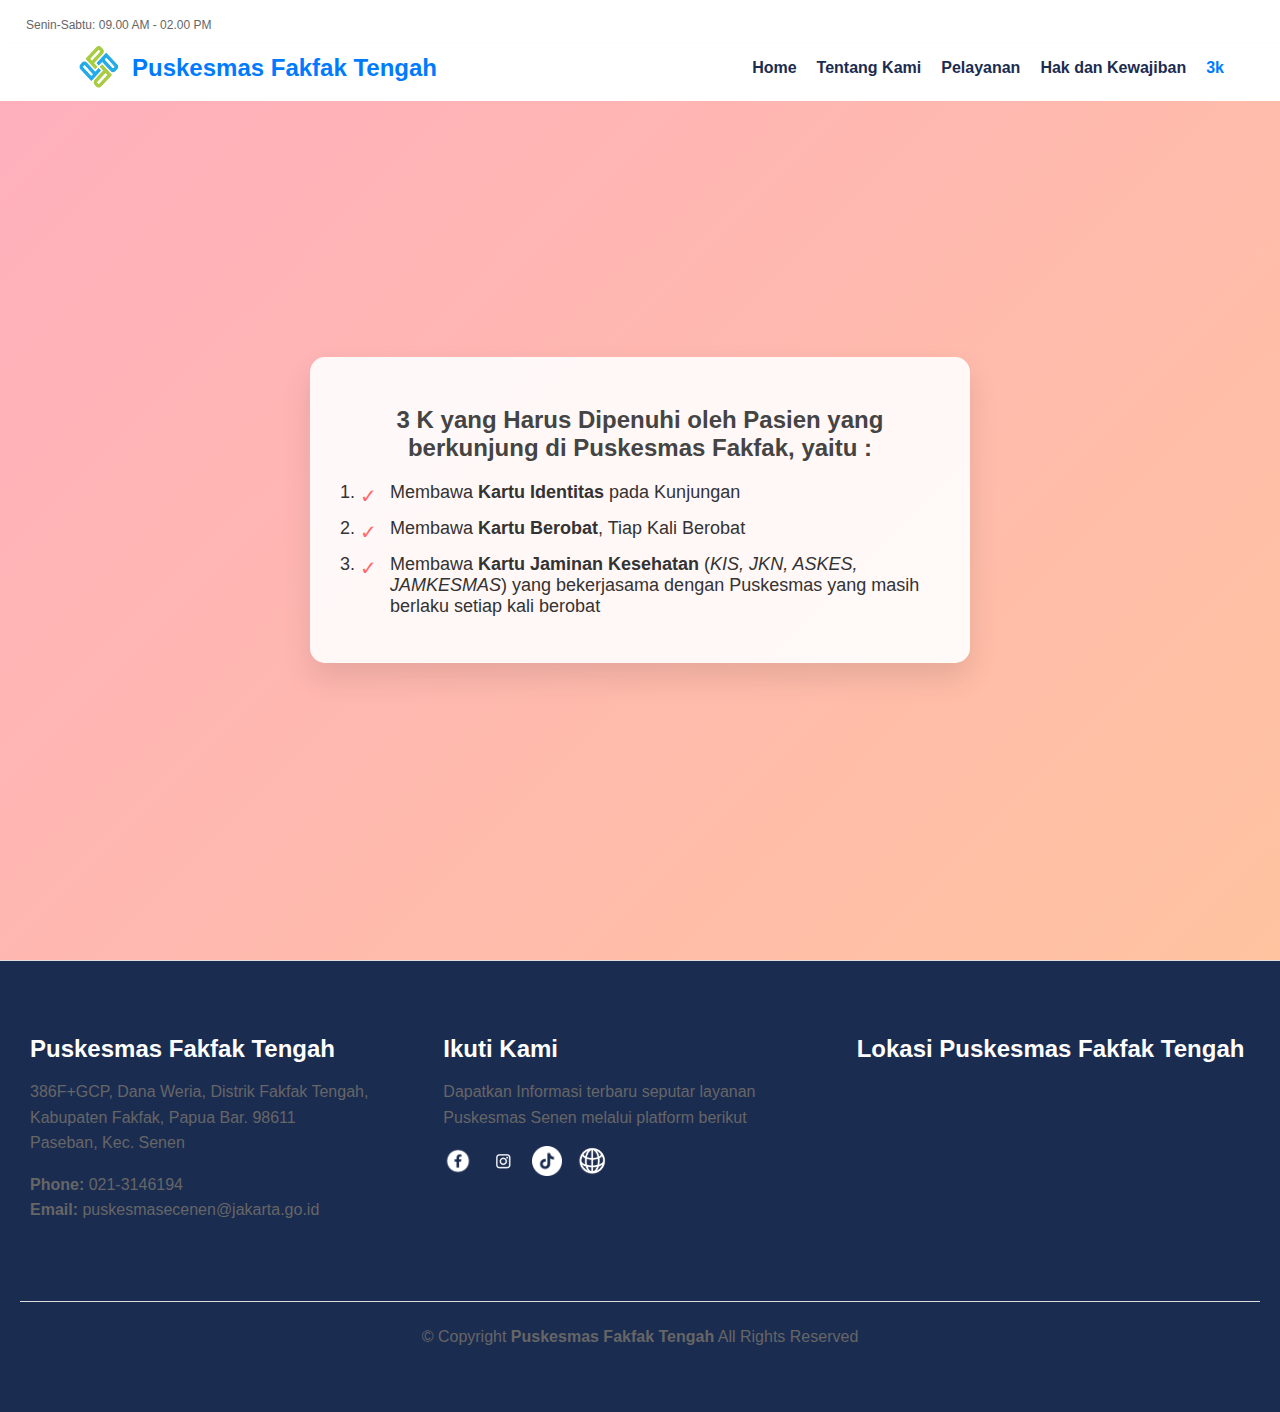
<file: 3k.html>
<!DOCTYPE html>
<html lang="en">
<head>
    <meta charset="UTF-8">
    <meta name="viewport" content="width=device-width, initial-scale=1.0">
    <link rel="stylesheet" href="3k.css">
    <title>Puskesmas Fakfak Tengah</title>
</head>
<body>


    <header>
        <div class="top-header">
            <div class="working-hours">
                <i class="fas fa-clock"></i>
                Senin-Sabtu: 09.00 AM - 02.00 PM
            </div>
        </div>
        
        <div class="container">
            <a href="#" class="logo">
                <img src="logo puskesmas.png" alt="Puskesmas Fakfak Tengah Logo">
                <h1>Puskesmas Fakfak Tengah</h1>
            </a>
            <nav>
                <ul>
                    <li><a href="index.html">Home</a></li>
                    <li class="dropdown">
                        <a href="tentang kami.html">Tentang Kami</a>  
                        <ul class="dropdown-content">
                            <li><a href="poli umum.html">Poli Umum</a></li>
                            <li><a href="poli gigi.html">Poli Gigi</a></li>
                            <li><a href="poli kia.html">Poli KIA</a></li>
                            <li><a href="poli gizi.html">Poli Gizi</a></li>
                            <li><a href="poli p2p.html">Poli P2P</a></li>
                            <li><a href="poli kb.html">Poli KB</a></li>
                            <li><a href="poli mtbs.html">Poli MTBS</a></li>
                            <li><a href="poli kl.html">Poli Kesehatan Lingkungan</a></li>
                        </ul>
                    </li>
                    </li>
                    <li class="dropdown">
                        <a href="#">Pelayanan</a>
                        <ul class="dropdown-content">
                            <li><a href="maklumat.html">Maklumat</a></li>
                            <li><a href="standar pelayanan.html">Standar Pelayanan</a></li>
                            <li><a href="alat.html">Alat Penunjang</a></li>
                        </ul>
                        <li><a href="Hak dan kewajiban.html">Hak dan Kewajiban</a></li>
                        <li><a  class="aboutt" href="3k.html">3k</a></li>
                        </li>
                    
                </ul>
            </nav>
        </div>
    </header>

    <section class="info-section">
        <div class="content-container">
            <div class="content-box">
                <h2>3 K yang Harus Dipenuhi oleh Pasien yang berkunjung di Puskesmas Fakfak, yaitu :</h2>
                <ol>
                    <li>Membawa <strong>Kartu Identitas</strong> pada Kunjungan</li>
                    <li>Membawa <strong>Kartu Berobat</strong>, Tiap Kali Berobat</li>
                    <li>Membawa <strong>Kartu Jaminan Kesehatan</strong> (<i>KIS, JKN, ASKES, JAMKESMAS</i>) yang bekerjasama dengan Puskesmas yang masih berlaku setiap kali berobat</li>
                </ol>
            </div>
        </div>
    </section>

<footer>
    <div class="footer-container">
        <div class="footer-section">
            <h3>Puskesmas Fakfak Tengah</h3>
            <p>386F+GCP, Dana Weria, Distrik Fakfak Tengah, Kabupaten Fakfak, Papua Bar. 98611<br>
                Paseban, Kec. Senen</p>
            <p><strong>Phone:</strong> 021-3146194<br>
                <strong>Email:</strong> puskesmasecenen@jakarta.go.id</p>
        </div>
        <div class="footer-section">
            <h3>Ikuti Kami</h3>
            <p>Dapatkan Informasi terbaru seputar layanan Puskesmas Senen melalui platform berikut</p>
            <div class="social-icons">
            
                <a href="#"><img src="fb-removebg-preview.png" alt="Facebook"></a>
                <a href="#"><img src="logo_ig-removebg-preview.png" alt="Instagram"></a>
                <a href="#"><img src="tiktok-round-white-icon.png" alt="TikTok"></a>
                <a href="#"><img src="pngegg.png" alt="Website"></a>
            </div>
        </div>
        <div class="footer-section">
            <h3>Lokasi Puskesmas Fakfak Tengah</h3>
            <iframe 
                src="https://www.google.com/maps/embed?pb=!1m18!1m12!1m3!1d3977.770640744369!2d132.3210133!3d-2.9386488!2m3!1f0!2f0!3f0!3m2!1i1024!2i768!4f13.1!3m3!1m2!1s0x2d46115c97a397e5%3A0xbcbd2a10e563e121!2sPuskesmas%20Danaweria!5e0!3m2!1sid!2sid!4v1693652683796!5m2!1sid!2sid" 
                width="300" 
                height="200" 
                style="border:0;" 
                allowfullscreen="" 
                loading="lazy" 
                referrerpolicy="no-referrer-when-downgrade">
            </iframe>
        </div>
        
    </div>
    <div class="footer-bottom">
        <p>&copy; Copyright <strong>Puskesmas Fakfak Tengah</strong> All Rights Reserved</p>
    </div>
</footer>
   




</body>
</html>
</file>
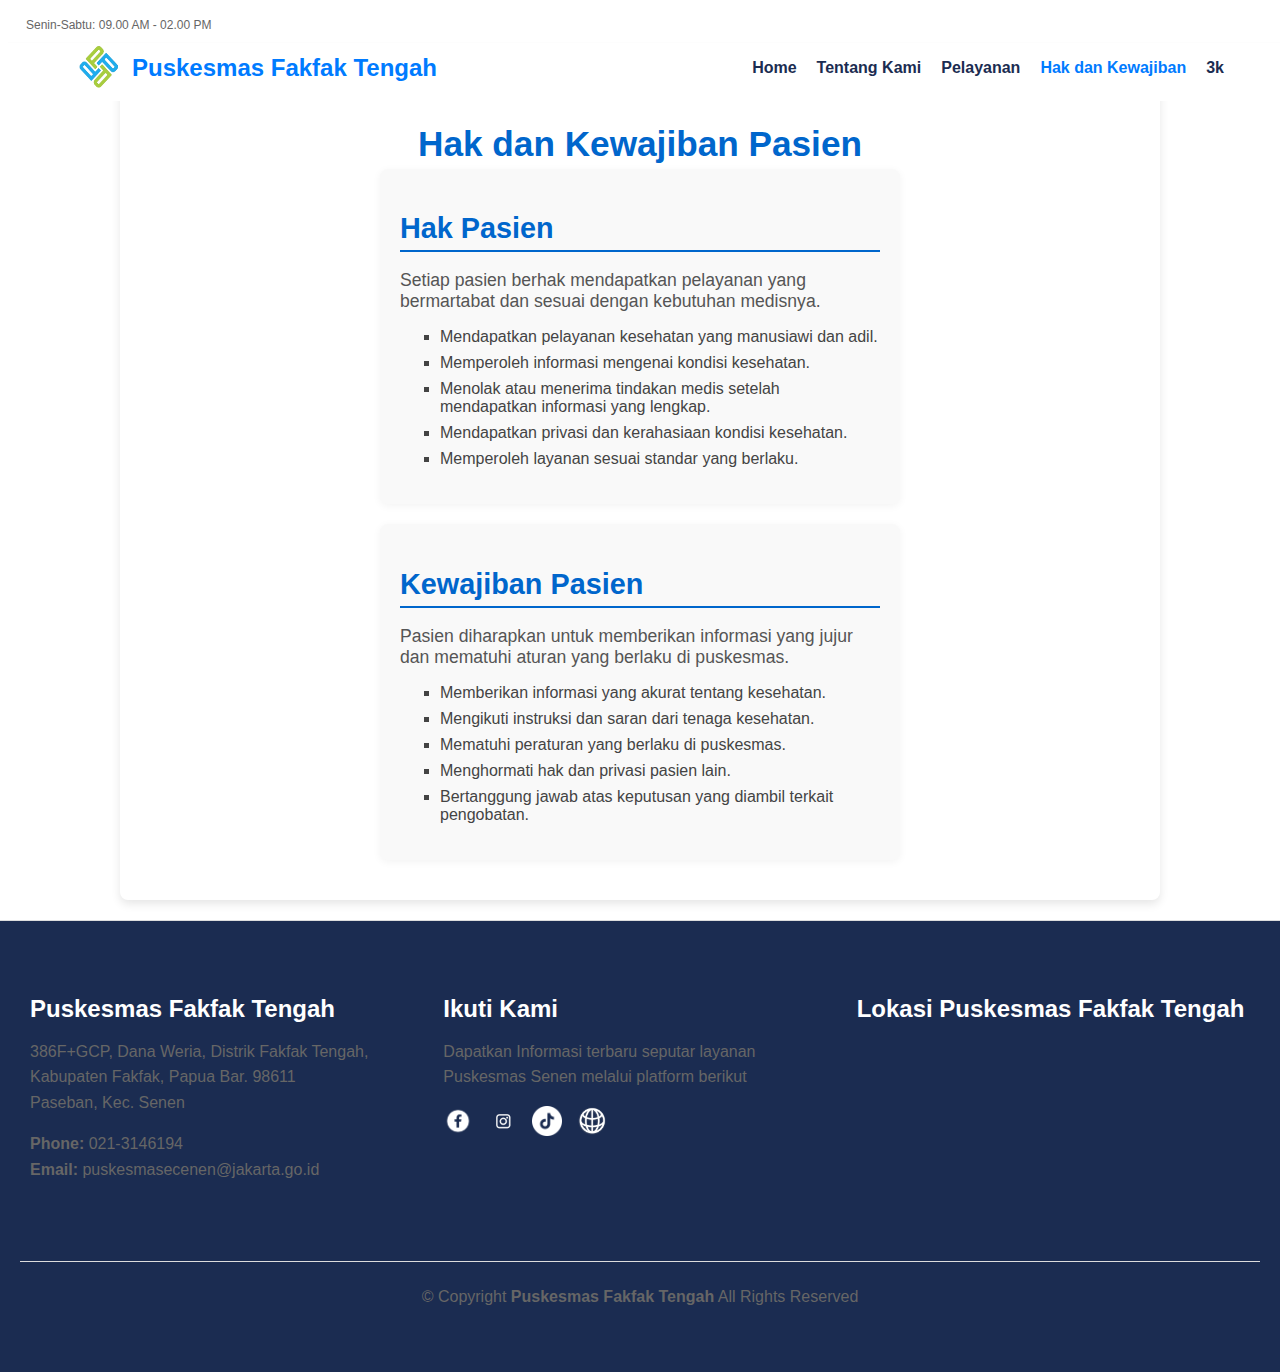
<file: Hak dan kewajiban.html>
<!DOCTYPE html>
<html lang="en">
<head>
    <meta charset="UTF-8">
    <meta name="viewport" content="width=device-width, initial-scale=1.0">
    <link rel="stylesheet" href="style.css">
    <title>Puskesmas Fakfak Tengah</title>
</head>
<body>

    <header>
        <div class="top-header">
            <div class="working-hours">
                <i class="fas fa-clock"></i>
                Senin-Sabtu: 09.00 AM - 02.00 PM
            </div>
        </div>
        
        <div class="container">
            <a href="#" class="logo">
                <img src="logo puskesmas.png" alt="Puskesmas Fakfak Tengah Logo">
                <h1>Puskesmas Fakfak Tengah</h1>
            </a>
            <nav>
                <ul>
                    <li><a href="index.html">Home</a></li>
                    <li class="dropdown">
                        <a href="tentang kami.html">Tentang Kami</a>  
                        <ul class="dropdown-content">
                            <li><a href="poli umum.html">Poli Umum</a></li>
                            <li><a href="poli gigi.html">Poli Gigi</a></li>
                            <li><a href="poli kia.html">Poli KIA</a></li>
                            <li><a href="poli gizi.html">Poli Gizi</a></li>
                            <li><a href="poli p2p.html">Poli P2P</a></li>
                            <li><a href="poli kb.html">Poli KB</a></li>
                            <li><a href="poli mtbs.html">Poli MTBS</a></li>
                            <li><a href="poli kl.html">Poli Kesehatan Lingkungan</a></li>
                        </ul>
                    </li>
                    </li>
                    <li class="dropdown">
                        <a  href="#">Pelayanan</a>
                        <ul class="dropdown-content">
                            <li><a href="maklumat.html">Maklumat</a></li>
                            <li><a href="standar pelayanan.html">Standar Pelayanan</a></li>
                            <li><a href="alat.html">Alat Penunjang</a></li>
                        </ul>
                        <li><a  class="home" href="Hak dan kewajiban.html">Hak dan Kewajiban</a></li>
                        <li><a href="3k.html">3k</a></li>
                        </li>
                    
                </ul>
            </nav>
        </div>
    </header>

    <section class="info-section">
        <div class="headerr">
            <h1>Hak dan Kewajiban Pasien</h1>
            
        </div>
        <div class="content-container">
            <div class="content-box" >
                <h2>Hak Pasien</h2>
                <p>Setiap pasien berhak mendapatkan pelayanan yang bermartabat dan sesuai dengan kebutuhan medisnya.</p>
                <ul>
                    <li>Mendapatkan pelayanan kesehatan yang manusiawi dan adil.</li>
                    <li>Memperoleh informasi mengenai kondisi kesehatan.</li>
                    <li>Menolak atau menerima tindakan medis setelah mendapatkan informasi yang lengkap.</li>
                    <li>Mendapatkan privasi dan kerahasiaan kondisi kesehatan.</li>
                    <li>Memperoleh layanan sesuai standar yang berlaku.</li>
                </ul>
            </div>
            <div class="content-box">
                <h2>Kewajiban Pasien</h2>
                <p>Pasien diharapkan untuk memberikan informasi yang jujur dan mematuhi aturan yang berlaku di puskesmas.</p>
                <ul>
                    <li>Memberikan informasi yang akurat tentang kesehatan.</li>
                    <li>Mengikuti instruksi dan saran dari tenaga kesehatan.</li>
                    <li>Mematuhi peraturan yang berlaku di puskesmas.</li>
                    <li>Menghormati hak dan privasi pasien lain.</li>
                    <li>Bertanggung jawab atas keputusan yang diambil terkait pengobatan.</li>
                </ul>
            </div>
        </div>
    </section>

<footer>
    <div class="footer-container">
        <div class="footer-section">
            <h3>Puskesmas Fakfak Tengah</h3>
            <p>386F+GCP, Dana Weria, Distrik Fakfak Tengah, Kabupaten Fakfak, Papua Bar. 98611<br>
                Paseban, Kec. Senen</p>
            <p><strong>Phone:</strong> 021-3146194<br>
                <strong>Email:</strong> puskesmasecenen@jakarta.go.id</p>
        </div>
        <div class="footer-section">
            <h3>Ikuti Kami</h3>
            <p>Dapatkan Informasi terbaru seputar layanan Puskesmas Senen melalui platform berikut</p>
            <div class="social-icons">
            
                <a href="#"><img src="fb-removebg-preview.png" alt="Facebook"></a>
                <a href="#"><img src="logo_ig-removebg-preview.png" alt="Instagram"></a>
                <a href="#"><img src="tiktok-round-white-icon.png" alt="TikTok"></a>
                <a href="#"><img src="pngegg.png" alt="Website"></a>
            </div>
        </div>
        <div class="footer-section">
            <h3>Lokasi Puskesmas Fakfak Tengah</h3>
            <iframe 
                src="https://www.google.com/maps/embed?pb=!1m18!1m12!1m3!1d3977.770640744369!2d132.3210133!3d-2.9386488!2m3!1f0!2f0!3f0!3m2!1i1024!2i768!4f13.1!3m3!1m2!1s0x2d46115c97a397e5%3A0xbcbd2a10e563e121!2sPuskesmas%20Danaweria!5e0!3m2!1sid!2sid!4v1693652683796!5m2!1sid!2sid" 
                width="300" 
                height="200" 
                style="border:0;" 
                allowfullscreen="" 
                loading="lazy" 
                referrerpolicy="no-referrer-when-downgrade">
            </iframe>
        </div>
        
    </div>
    <div class="footer-bottom">
        <p>&copy; Copyright <strong>Puskesmas Fakfak Tengah</strong> All Rights Reserved</p>
    </div>
</footer>



   




</body>
</html>
</file>
<file: 3k.css>
body {
    font-family: sans-serif;
    margin: 0;
    padding: 0;
    background-color: #fff;
    padding-top: 60px; /* Adjust value to match your header's height */
}

header {
    position: fixed;
    top: 0;
    left: 0;
    width: 100%;
    background-color: #fff; /* Replace with your header color */
    z-index: 10; /* Ensure header stays above other content */
    padding: 8px;
    box-shadow: #666;
}

.container {
    width: 90%;
    max-width: 1200px;
    margin: 0 auto;
    display: flex;
    justify-content: space-between;
    align-items: center;
}

.logo {
    display: flex;
    align-items: center;
    text-decoration: none;
    color: #007bff;
}

.logo img {
    width: 50px;
    height: 50px;
    margin-right: 10px;
}

.logo h1 {
    font-size: 24px;
    margin: 0;
}

nav ul {
    list-style: none;
    margin: 0;
    padding: 0;
    display: flex;
}

nav li {
    margin-left: 20px;
}


nav a {
    text-decoration: none;
    color:#1B2C51;
    font-weight: bold;
}

nav :hover{
    color: #007bff;
}

main {
    padding: 50px 0;
}

.content {
    text-align: center;
}

.content h1 {
    font-size: 36px;
    margin-bottom: 10px;
}

.content h2 {
    font-size: 24px;
    margin-bottom: 20px;
}

.content p {
    font-size: 18px;
    margin-bottom: 30px;
}

.buttons {
    display: flex;
    justify-content: center;
    gap: 20px;
}

.btn {
    background-color: #007bff;
    color: #fff;
    padding: 10px 20px;
    border: none;
    border-radius: 5px;
    font-size: 16px;
    cursor: pointer;
}

.logo-image {
    text-align: right;
}

.logo-image img {
    width: 200px;
    height: 200px;
}

.top-header {
    display: flex; 
    justify-content: space-between;
    align-items: center;
    background-color: #fff;
    padding: 10px 10px;
    font-size: 12px;
    color: #666;
    border-bottom: 1px solid #fdfdfd;
}

.top-header .location, .top-header .working-hours, .top-header .contact-number {
    display: flex;
    align-items: center;
    gap: 8px;
}

.top-header i {
    color: #3367d6; /* Warna ikon */
}

/* Tambahkan styling lainnya sesuai kebutuhan */

.aboutt{
    color: #007bff;
}

/* poli */

.poli-umum {
    padding: 20px;
    background-color: #f9f9f9;
    border-radius: 10px;
    box-shadow: 0px 2px 8px rgba(0, 0, 0, 0.1);
    margin-bottom: 100px;
}

.poli-umum h2 {
    font-size: 24px;
    color: #333;
    margin-bottom: 10px;
    font-weight: bold;
    text-align: center;
    
}

.poli-umum p {
    font-size: 16px;
    color: #555;
    line-height: 1.6;
    margin-bottom: 20px;
    text-align: justify;
}

.staff-list h3 {
    font-size: 18px;
    color: #333;
    margin-bottom: 10px;
    text-align: center;
}

.staff-list ul {
    list-style-type: none;
    padding: 0;
}

.staff-list ul li {
    font-size: 16px;
    color: #333;
    padding: 5px 0;
    text-align: center;
}


/* dropdown */

.nav-links {
    list-style-type: none;
    padding: 0;
    margin: 0;
    display: flex;
    text-decoration: none;
    
}

.nav-links a {
    text-decoration: none;
    padding: 10px;
    display: block;
}

.dropdown-content {
    display: none;
    position: absolute;
    background-color: #f9f9f9;
    min-width: 100px;
    box-shadow: 0px 8px 16px 0px rgba(0,0,0,0.2);
    z-index: 1;
    text-decoration: none;
    color: #000;    


}
.dropdown-content :hover{
    color:#007bff;
    display: block;
    text-decoration: none;
}
.dropdown-content li {
    /* padding: 8px 16px; */
    display: block;
    text-decoration: none;
}

.dropdown-content li a {
    color: black;
    text-decoration: none;
    display: block;
    padding: 12px 16px;
}

.dropdown:hover .dropdown-content {
    display: block;
    text-decoration: none;
}


/* Footer */
footer {
    background-color: #1B2C51;
    padding: 40px 20px;
    border-top: 1px solid #ddd;
}

.footer-container {
    display: flex;
    justify-content: space-between;
    flex-wrap: wrap;
}

.footer-section {
    flex: 1;
    margin: 10px;
    min-width: 250px;
}

.footer-section h3 {
    font-size: 1.5em;
    margin-bottom: 15px;
    color: #fff;
}

.footer-section p {
    font-size: 1em;
    color: #666;
    line-height: 1.6;
}

.social-icons a {
    margin-right: 10px;
}

.social-icons img {
    width: 30px;
    height: auto;
}

.footer-bottom {
    text-align: center;
    padding: 10px 0;
    border-top: 1px solid #ddd;
    margin-top: 9px;
}

.footer-bottom p {
    font-size: 1em;
    color: #666;
}

/* Section styling */
.info-section {
    display: flex;
    justify-content: center;
    align-items: center;
    min-height: 100vh;
    background: linear-gradient(135deg, #ffafbd, #ffc3a0);
    animation: gradientBG 8s infinite alternate;
}

.content-container {
    background: rgba(255, 255, 255, 0.9);
    padding: 30px;
    border-radius: 15px;
    box-shadow: 0 15px 30px rgba(0, 0, 0, 0.1);
    text-align: center;
    max-width: 600px;
    animation: fadeInUp 1s ease-out;
}

.content-box h2 {
    font-size: 24px;
    color: #444;
    margin-bottom: 20px;
}

.content-box ol {
    list-style: decimal;
    padding-left: 20px;
    text-align: left;
}

.content-box ol li {
    font-size: 18px;
    margin: 15px 0;
    color: #333;
    position: relative;
    padding-left: 30px;
}

.content-box ol li::before {
    content: "✓";
    position: absolute;
    left: 0;
    top: 2px;
    font-size: 20px;
    color: #ff6b6b;
    animation: fadeInCheck 1s ease-in-out;
}

@keyframes fadeInUp {
    from {
        opacity: 0;
        transform: translateY(20px);
    }
    to {
        opacity: 1;
        transform: translateY(0);
    }
}

@keyframes fadeInCheck {
    from {
        opacity: 0;
        transform: scale(0);
    }
    to {
        opacity: 1;
        transform: scale(1);
    }
}

@keyframes gradientBG {
    0% {
        background: linear-gradient(135deg, #afcfff, #a8a0ff);
    }
    100% {
        background: linear-gradient(135deg, #a0a3ff, #afd3ff);
    }
}
</file>
<file: style.css>
body {
    font-family: sans-serif;
    margin: 0;
    padding: 0;
    background-color: #fff;
    padding-top: 60px; /* Adjust value to match your header's height */
}

header {
    position: fixed;
    top: 0;
    left: 0;
    width: 100%;
    background-color: #fff; /* Replace with your header color */
    z-index: 10; /* Ensure header stays above other content */
    padding: 8px;
    box-shadow: #666;
}

.container {
    width: 90%;
    max-width: 1200px;
    margin: 0 auto;
    display: flex;
    justify-content: space-between;
    align-items: center;
}

.logo {
    display: flex;
    align-items: center;
    text-decoration: none;
    color: #007bff;
}

.logo img {
    width: 50px;
    height: 50px;
    margin-right: 10px;
}

.logo h1 {
    font-size: 24px;
    margin: 0;
}

nav ul {
    list-style: none;
    margin: 0;
    padding: 0;
    display: flex;
}

nav li {
    margin-left: 20px;
}

.home{
    color: #007bff;
}

nav a {
    text-decoration: none;
    color:#1B2C51;
    font-weight: bold;
}

nav :hover{
    color: #007bff;
}

main {
    padding: 50px 0;
}

.content {
    text-align: center;
}

.content h1 {
    font-size: 36px;
    margin-bottom: 10px;
}

.content h2 {
    font-size: 24px;
    margin-bottom: 20px;
}

.content p {
    font-size: 18px;
    margin-bottom: 30px;
}

.buttons {
    display: flex;
    justify-content: center;
    gap: 20px;
}

.btn {
    background-color: #007bff;
    color: #fff;
    padding: 10px 20px;
    border: none;
    border-radius: 5px;
    font-size: 16px;
    cursor: pointer;
    text-underline-offset: none;
}

.logo-image {
    text-align: right;
}

.logo-image img {
    width: 200px;
    height: 200px;
}



.top-header {
    display: flex; 
    justify-content: space-between;
    align-items: center;
    background-color: #fff;
    padding: 10px 10px;
    font-size: 12px;
    color: #666;
    border-bottom: 1px solid #fdfdfd;
}

.top-header .location, .top-header .working-hours, .top-header .contact-number {
    display: flex;
    align-items: center;
    gap: 8px;
}

.top-header i {
    color: #3367d6; /* Warna ikon */
}

/* Tambahkan styling lainnya sesuai kebutuhan */







/* Footer */
footer {
    background-color: #1B2C51;
    padding: 40px 20px;
    border-top: 1px solid #ddd;
}

.footer-container {
    display: flex;
    justify-content: space-between;
    flex-wrap: wrap;
}

.footer-section {
    flex: 1;
    margin: 10px;
    min-width: 250px;
}

.footer-section h3 {
    font-size: 1.5em;
    margin-bottom: 15px;
    color: #fff;
}

.footer-section p {
    font-size: 1em;
    color: #666;
    line-height: 1.6;
}

.social-icons a {
    margin-right: 10px;
}

.social-icons img {
    width: 30px;
    height: auto;
}

.footer-bottom {
    text-align: center;
    padding: 10px 0;
    border-top: 1px solid #ddd;
    margin-top: 9px;
}

.footer-bottom p {
    font-size: 1em;
    color: #666;
}




/* nama logo */


.nama{
    color: #fff;
}




.hero-section {
    display: flex;
    justify-content: center;
    align-items: center;
    min-height: 100vh;
    background: linear-gradient(135deg, #89f7fe, #66a6ff);
    animation: backgroundMove 12s ease-in-out infinite alternate;
}

.container-hero {
    display: flex;
    flex-wrap: wrap;
    justify-content: space-between;
    align-items: center;
    width: 80%;
    padding: 40px;
    background: rgba(255, 255, 255, 0.9);
    border-radius: 20px;
    box-shadow: 0 20px 30px rgba(0, 0, 0, 0.1);
    animation: fadeIn 1.5s ease-out;
}

.text-content {
    flex: 1;
    margin-right: 40px;
}

.text-content h1 {
    font-size: 36px;
    color: #333;
    margin-bottom: 20px;
    animation: slideInFromLeft 1.2s ease-out;
}

.statistics {
    display: flex;
    justify-content: space-between;
}

.stat-item {
    text-align: center;
    background: #fff;
    padding: 20px;
    border-radius: 15px;
    box-shadow: 0 10px 20px rgba(0, 0, 0, 0.1);
    transition: transform 0.3s;
}

.stat-item:hover {
    transform: translateY(-10px);
    transition: transform 0.3s ease;
}

.stat-item h2 {
    font-size: 36px;
    color: #66a6ff;
    margin-bottom: 10px;
    animation: bounceIn 1.2s ease-in-out;
}

.stat-item p {
    font-size: 18px;
    color: #666;
}

.image-content {
    flex: 1;
    display: flex;
    justify-content: center;
    animation: fadeInImage 1.5s ease-out;
}

.image-content img {
    max-width: 100%;
    height: auto;
    border-radius: 20px;
    box-shadow: 0 15px 30px rgba(0, 0, 0, 0.2);
}

@keyframes fadeIn {
    from {
        opacity: 0;
        transform: translateY(30px);
    }
    to {
        opacity: 1;
        transform: translateY(0);
    }
}

@keyframes slideInFromLeft {
    from {
        opacity: 0;
        transform: translateX(-50px);
    }
    to {
        opacity: 1;
        transform: translateX(0);
    }
}

@keyframes bounceIn {
    from {
        opacity: 0;
        transform: scale(0.5);
    }
    to {
        opacity: 1;
        transform: scale(1);
    }
}

@keyframes fadeInImage {
    from {
        opacity: 0;
        transform: scale(0.8);
    }
    to {
        opacity: 1;
        transform: scale(1);
    }
}

@keyframes backgroundMove {
    0% {
        background: linear-gradient(135deg, #89f7fe, #66a6ff);
    }
    100% {
        background: linear-gradient(135deg, #66a6ff, #89f7fe);
    }
}



.service-schedule-section {
    display: flex;
    justify-content: center;
    align-items: center;
    padding: 50px;
    background-color: #fff;
}

.service-schedule-table {
    width: 100%;
    max-width: 1250px;
    border-collapse: collapse;
    box-shadow: 0 20px 40px rgba(0, 0, 0, 0.1);
    background: rgba(255, 255, 255, 0.95);
    border-radius: 10px;
    overflow: hidden;
}

.service-schedule-table thead {
    background-color: #66a6ff;
    color: #fff;
}

.service-schedule-table thead th {
    padding: 15px;
    font-size: 18px;
    text-align: left;
}

.service-schedule-table tbody tr {
    border-bottom: 1px solid #ddd;
    transition: background-color 0.3s ease;
}

.service-schedule-table tbody tr:nth-child(even) {
    background-color: #f9f9f9;
}

.service-schedule-table tbody tr:hover {
    background-color: #f1f1f1;
}

.service-schedule-table tbody td {
    padding: 15px;
    font-size: 16px;
    line-height: 1.6;
}

.service-schedule-table tbody td:first-child {
    font-weight: bold;
    color: #444;
}

.service-schedule-table tbody td:last-child {
    color: #666;
    text-align: right;
}



    
  
    .page {
        background-color: #f0f4f8;
        color: #333;
    }
    
    .trust-us-section {
        display: flex;
        justify-content: center;
        align-items: center;
        padding: 40px 20px;
        background-color: #fefefe;
    }
    
    .trust-us-container {
        display: flex;
        flex-wrap: wrap;
        justify-content: space-between;
        align-items: center;
        max-width: 1200px;
        background: rgba(255, 255, 255, 0.95);
        padding: 40px;
        border-radius: 20px;
        box-shadow: 0 20px 40px rgba(0, 0, 0, 0.1);
        animation: fadeInSection 1.5s ease-in-out;
    }
    
    .trust-us-images {
        flex: 1;
        max-width: 45%;
        margin-right: 40px;
    }
    
    .trust-us-images img {
        width: 100%;
        height: auto;
        border-radius: 20px;
        box-shadow: 0 15px 30px rgba(0, 0, 0, 0.15);
        animation: scaleIn 1.2s ease-in-out;
    }
    
    .trust-us-content {
        flex: 1;
        max-width: 50%;
    }
    
    .trust-us-content h2 {
        font-size: 28px;
        color: #444;
        margin-bottom: 20px;
        animation: slideInFromRight 1s ease-out;
    }
    
    .trust-us-content p {
        font-size: 18px;
        color: #555;
        margin-bottom: 20px;
        line-height: 1.6;
        animation: fadeInContent 1.2s ease-out;
    }
    
    .btn-read-more {
        display: inline-block;
        padding: 12px 24px;
        background-color: #66a6ff;
        color: #fff;
        text-decoration: none;
        border-radius: 8px;
        font-weight: bold;
        transition: background-color 0.3s ease;
        animation: slideInFromRight 1.2s ease-out;
    }
    
    .btn-read-more:hover {
        background-color: #5591e6;
    }
    
    /* Animations */
    @keyframes fadeInSection {
        from {
            opacity: 0;
            transform: translateY(20px);
        }
        to {
            opacity: 1;
            transform: translateY(0);
        }
    }
    
    @keyframes scaleIn {
        from {
            opacity: 0;
            transform: scale(0.8);
        }
        to {
            opacity: 1;
            transform: scale(1);
        }
    }
    
    @keyframes slideInFromRight {
        from {
            opacity: 0;
            transform: translateX(50px);
        }
        to {
            opacity: 1;
            transform: translateX(0);
        }
    }
    
    @keyframes fadeInContent {
        from {
            opacity: 0;
            transform: translateY(10px);
        }
        to {
            opacity: 1;
            transform: translateY(0);
        }
    }

/* dropdown */

.nav-links {
    list-style-type: none;
    padding: 0;
    margin: 0;
    display: flex;
    text-decoration: none;
    
}

.nav-links a {
    text-decoration: none;
    padding: 10px;
    display: block;
}

.dropdown-content {
    display: none;
    position: absolute;
    background-color: #f9f9f9;
    min-width: 100px;
    box-shadow: 0px 8px 16px 0px rgba(0,0,0,0.2);
    z-index: 1;
    text-decoration: none;
    color: #000;    


}
.dropdown-content :hover{
   color:#007bff;
    display: block;
    text-decoration: none;
}
.dropdown-content li {
    /* padding: 8px 16px; */
    display: block;
    text-decoration: none;
}

.dropdown-content li a {
    color: black;
    text-decoration: none;
    display: block;
    padding: 12px 16px;
}

.dropdown:hover .dropdown-content {
    display: block;
    text-decoration: none;
}




/* Section styling */
.doctors-section {
    text-align: center;
    margin: 20px;

    font-family: Arial, sans-serif;
    background-color: #f4f4f9;
    margin: 0;
    padding: 0;
    display: flex;
    justify-content: center;
    align-items: center;
    min-height: 100vh;
}

.doctors-section h1 {
    font-size: 2.5em;
    margin-bottom: 20px;
    color: #333;
}

/* Container styling */
.doctors-container {
    display: flex;
    justify-content: space-around;
    flex-wrap: wrap;
}

/* Card styling */
.doctor-card {
    background-color: #fff;
    border-radius: 10px;
    box-shadow: 0 4px 8px rgba(0, 0, 0, 0.1);
    overflow: hidden;
    transition: transform 0.3s ease-in-out, box-shadow 0.3s ease-in-out;
    width: 250px;
    margin: 15px;
    cursor: pointer;

}

.doctor-card a{
    text-decoration: none;
}

.doctor-card img {
    width: 100%;
    height: 300px;
    object-fit: cover;
}

.doctor-card h2 {
    font-size: 1.5em;
    color: #444;
    padding: 15px;
    margin: 0;
    transition: color 0.3s ease-in-out;
}

/* Hover effects */
.doctor-card:hover {
    transform: translateY(-10px);
    box-shadow: 0 12px 20px rgba(0, 0, 0, 0.2);
}

.doctor-card:hover h2 {
    color: #007bff;
}

/* Adding animation */
@keyframes fadeIn {
    from {
        opacity: 0;
        transform: scale(0.95);
    }
    to {
        opacity: 1;
        transform: scale(1);
    }
}

.doctor-card {
    animation: fadeIn 0.5s ease-in-out;
}



/* Section styling */
.info-section {
    background-color: #ffffff;
    border-radius: 8px;
    box-shadow: 0 4px 10px rgba(0, 0, 0, 0.1);
    padding: 20px;
    width: 90%;
    max-width: 1000px;
    text-align: center;
    margin: 20px auto;
    font-family: 'Arial', sans-serif;
    color: #333;
    align-content: center;
}

/* Header styling */
.headerr h1 {
    font-size: 2.2em;
    color: #0066cc;
    margin-bottom: 5px;
}

.headerr p {
    font-size: 1.2em;
    color: #666;
    margin-bottom: 20px;
}

/* Content container styling */
.content-container {
    display: flex;
    justify-content: center;
    flex-wrap: wrap;
    
}

.content-box {
    background-color: #f9f9f9;
    border-radius: 8px;
    box-shadow: 0 2px 8px rgba(0, 0, 0, 0.05);
    padding: 20px;
    width: 48%;
    margin-bottom: 20px;
    text-align: left;
    transition: transform 0.3s ease-in-out, box-shadow 0.3s ease-in-out;
    align-items: center;
}

.content-box h2 {
    font-size: 1.8em;
    color: #0066cc;
    margin-bottom: 10px;
    border-bottom: 2px solid #0066cc;
    padding-bottom: 5px;
}

.content-box p {
    font-size: 1.1em;
    color: #555;
    margin-bottom: 10px;
}

.content-box ul {
    list-style-type: square;
    /* padding-left: 20px; */
    color: #444;
}

.content-box ul li {
    margin-bottom: 8px;
}

/* Hover effects */
.content-box:hover {
    transform: translateY(-5px);
    box-shadow: 0 6px 15px rgba(0, 0, 0, 0.15);
}

/* Responsive design */
@media (max-width: 768px) {
    .content-box {
        width: 100%;
    }
}
</file>
